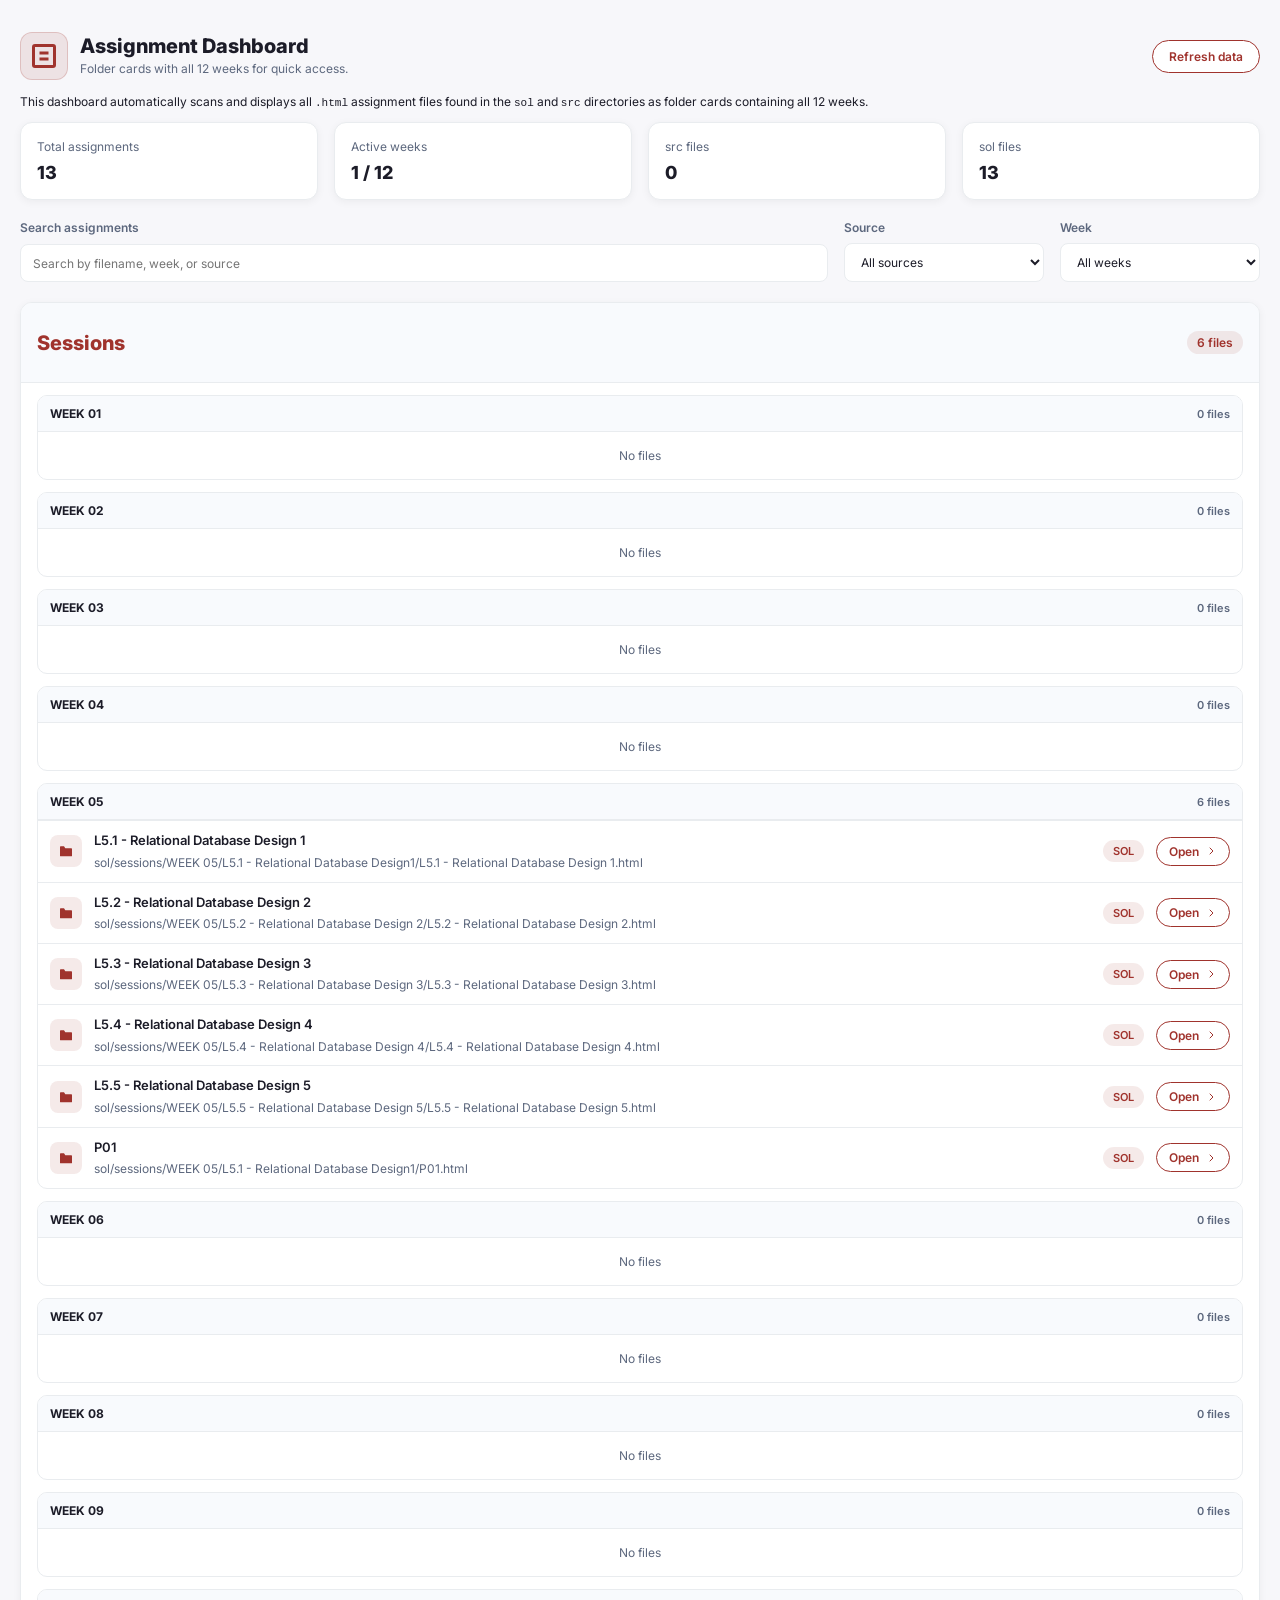
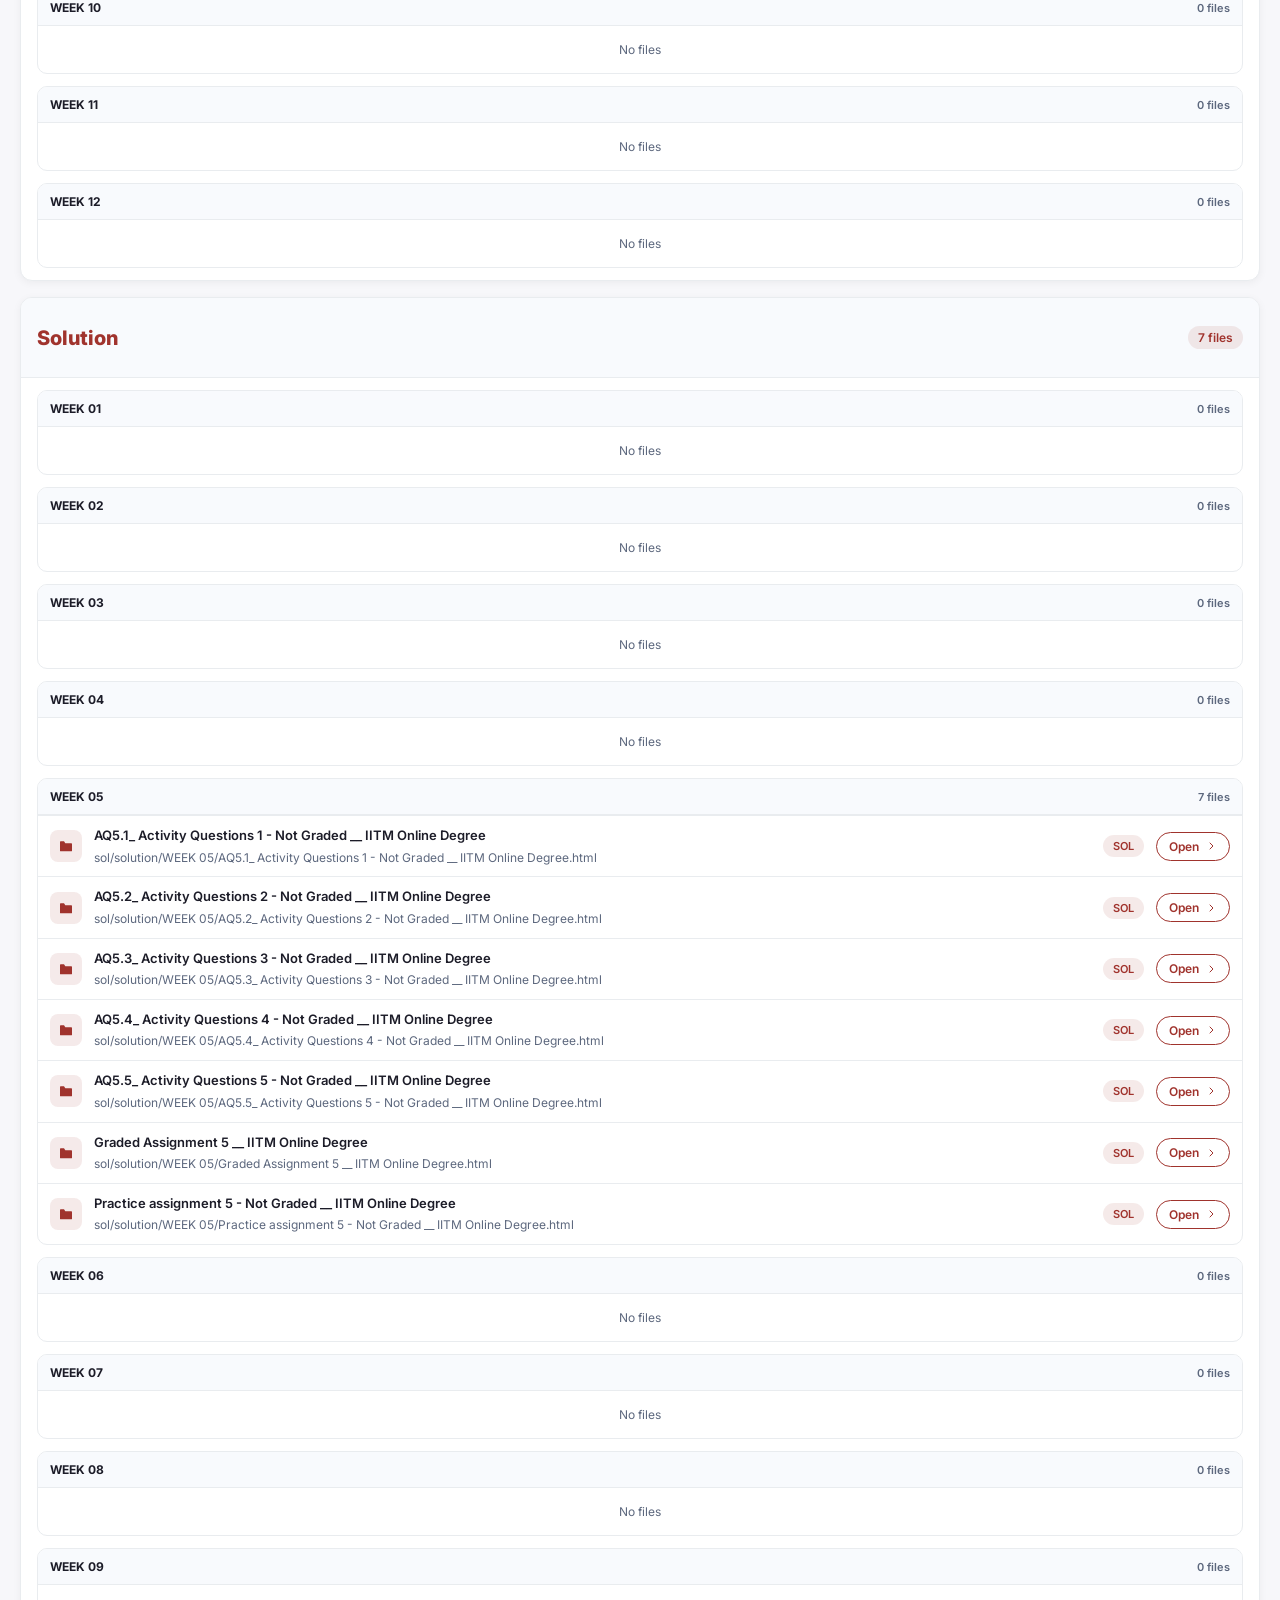
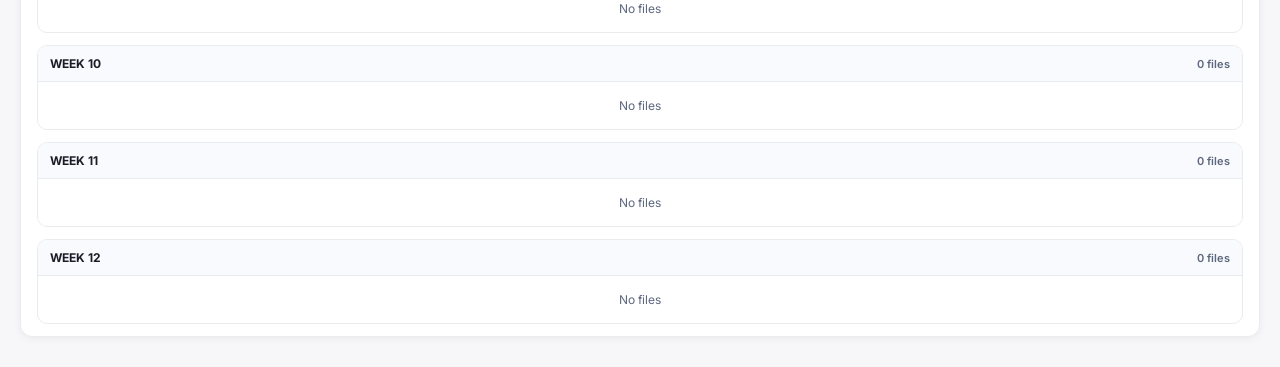
<file: index.html>
<!DOCTYPE html>
<html lang="en">

<head>
    <meta charset="UTF-8">
    <meta name="viewport" content="width=device-width, initial-scale=1.0">
    <title>Assignment Dashboard</title>
    <link rel="preconnect" href="https://fonts.googleapis.com">
    <link rel="preconnect" href="https://fonts.gstatic.com" crossorigin>
    <link href="https://fonts.googleapis.com/css2?family=Inter:wght@400;600;700;800&display=swap" rel="stylesheet">
    <link rel="stylesheet" href="./index.css">
</head>

<body>
    <div class="assignment-container">
        <header class="header">
            <div class="brand">
                <div class="brand-icon">
                    <svg viewBox="0 0 24 24" aria-hidden="true">
                        <path
                            d="M6 4h12a2 2 0 0 1 2 2v12a2 2 0 0 1-2 2H6a2 2 0 0 1-2-2V6a2 2 0 0 1 2-2Zm0 2v12h12V6H6Zm3 3h6v2H9V9Zm0 4h6v2H9v-2Z" />
                    </svg>
                </div>
                <div class="brand-title">
                    <p class="title">Assignment Dashboard</p>
                    <p class="subtitle">Folder cards with all 12 weeks for quick access.</p>
                </div>
            </div>
            <button id="refreshButton" class="button" type="button">Refresh data</button>
        </header>

        <div class="assessment-top-info">
            This dashboard automatically scans and displays all <code>.html</code> assignment files found in the
            <code>sol</code> and <code>src</code> directories as folder cards containing all 12 weeks.
        </div>

        <section class="summary-grid" id="overviewGrid"></section>

        <section class="filter-panel">
            <div class="field">
                <label for="search">Search assignments</label>
                <input id="search" type="text" placeholder="Search by filename, week, or source">
            </div>
            <div class="field">
                <label for="typeFilter">Source</label>
                <select id="typeFilter">
                    <option value="all">All sources</option>
                    <option value="src">src</option>
                    <option value="sol">sol</option>
                </select>
            </div>
            <div class="field">
                <label for="weekFilter">Week</label>
                <select id="weekFilter">
                    <option value="all">All weeks</option>
                </select>
            </div>
        </section>

        <div class="weeks-grid" id="weeksContainer"></div>
    </div>

    <script src="./index.js"></script>
    <script>
        const staticHtmlFiles = Array.isArray(window.htmlFiles) ? window.htmlFiles : [];
        const searchInput = document.getElementById('search');
        const typeFilter = document.getElementById('typeFilter');
        const weekFilter = document.getElementById('weekFilter');
        const overviewGrid = document.getElementById('overviewGrid');
        const weeksContainer = document.getElementById('weeksContainer');
        const refreshButton = document.getElementById('refreshButton');

        const weekLabels = Array.from({ length: 12 }, (_, index) => `Week ${String(index + 1).padStart(2, '0')}`);
        const cacheKey = 'assignment-dashboard-html-files-v1';

        let currentFiles = [];
        let parsedFiles = [];
        let weeksData = [];
        let refreshInProgress = false;

        const normalize = value => value?.toString().toLowerCase() || '';

        const normalizePathEntry = entry => {
            const rawPath = typeof entry === 'string' ? entry : entry?.path;
            if (!rawPath) return null;
            return { path: String(rawPath).replace(/\\/g, '/') };
        };

        const normalizeFileList = list => {
            const seen = new Set();
            return (Array.isArray(list) ? list : [])
                .map(normalizePathEntry)
                .filter(Boolean)
                .filter(item => {
                    const key = item.path.toLowerCase();
                    if (seen.has(key)) return false;
                    seen.add(key);
                    return true;
                })
                .sort((a, b) => a.path.localeCompare(b.path, undefined, { numeric: true, sensitivity: 'base' }));
        };

        const loadCachedFiles = () => {
            try {
                const raw = localStorage.getItem(cacheKey);
                if (!raw) return [];
                const parsed = JSON.parse(raw);
                return normalizeFileList(parsed?.files || []);
            } catch {
                return [];
            }
        };

        const saveCachedFiles = files => {
            try {
                localStorage.setItem(cacheKey, JSON.stringify({ savedAt: Date.now(), files }));
            } catch {
                // ignore storage errors
            }
        };

        const rebuildData = files => {
            currentFiles = normalizeFileList(files);
            parsedFiles = currentFiles.map(file => {
                const path = file.path;
                const fileName = path.split('/').pop() || '';
                const source = path.startsWith('src/') ? 'src' : 'sol';
                const folder = (path.split('/')[1] || 'root').toLowerCase();
                const match = path.match(/WEEK\s*0*([0-9]+)/i);
                const week = match ? `Week ${String(Number(match[1])).padStart(2, '0')}` : 'Unknown';
                const title = fileName.replace(/\.html?$/i, '');
                return { path, fileName, title, source, folder, week };
            });

            weeksData = weekLabels.map(label => ({ label, items: [] }));
            parsedFiles.forEach(file => {
                const week = weeksData.find(item => item.label === file.week);
                if (week) week.items.push(file);
            });
        };

        const populateWeekOptions = () => {
            weekLabels.forEach(label => {
                const option = document.createElement('option');
                option.value = label;
                option.textContent = label;
                weekFilter.appendChild(option);
            });
        };

        const renderSummary = () => {
            const total = parsedFiles.length;
            const srcCount = parsedFiles.filter(file => file.source === 'src').length;
            const solCount = parsedFiles.filter(file => file.source === 'sol').length;
            const activeWeeks = weeksData.filter(week => week.items.length > 0).length;

            overviewGrid.innerHTML = `
                <div class="summary-card">
                    <span>Total assignments</span>
                    <strong>${total}</strong>
                </div>
                <div class="summary-card">
                    <span>Active weeks</span>
                    <strong>${activeWeeks} / 12</strong>
                </div>
                <div class="summary-card">
                    <span>src files</span>
                    <strong>${srcCount}</strong>
                </div>
                <div class="summary-card">
                    <span>sol files</span>
                    <strong>${solCount}</strong>
                </div>
            `;
        };

        const getFilteredFiles = () => {
            const search = normalize(searchInput.value.trim());
            const source = typeFilter.value;
            const week = weekFilter.value;

            return parsedFiles.filter(file => {
                if (source !== 'all' && file.source !== source) return false;
                if (week !== 'all' && file.week !== week) return false;
                if (!search) return true;
                return [file.title, file.fileName, file.week, file.source, file.folder, file.path].some(value =>
                    normalize(value).includes(search)
                );
            });
        };

        const getCardLabel = (source, folder) => {
            if (source === 'sol') return folder;
            return `src / ${folder}`;
        };

        const renderWeeks = () => {
            const filteredFiles = getFilteredFiles();
            weeksContainer.innerHTML = '';

            const groupedBySourceFolder = filteredFiles.reduce((acc, file) => {
                const key = `${file.source}:${file.folder}`;
                if (!acc[key]) {
                    acc[key] = { source: file.source, folder: file.folder, items: [] };
                }
                acc[key].items.push(file);
                return acc;
            }, {});

            const cards = Object.values(groupedBySourceFolder);
            cards.sort((a, b) => {
                const solOrder = ['practice', 'sessions', 'solution'];
                if (a.source === 'sol' && b.source === 'sol') {
                    const ai = solOrder.indexOf(a.folder);
                    const bi = solOrder.indexOf(b.folder);
                    const aRank = ai === -1 ? 99 : ai;
                    const bRank = bi === -1 ? 99 : bi;
                    if (aRank !== bRank) return aRank - bRank;
                    return a.folder.localeCompare(b.folder);
                }
                if (a.source !== b.source) {
                    return a.source === 'sol' ? -1 : 1;
                }
                return a.folder.localeCompare(b.folder);
            });

            let itemsFound = 0;

            cards.forEach(card => {
                const cardNode = document.createElement('div');
                cardNode.className = `week-card folder-card folder-${card.folder.replace(/[^a-z0-9_-]/gi, '').toLowerCase()}`;
                cardNode.innerHTML = `
                    <div class="week-header">
                        <h2>${getCardLabel(card.source, card.folder)}</h2>
                        <p class="week-count">${card.items.length} file${card.items.length === 1 ? '' : 's'}</p>
                    </div>
                `;

                weekLabels.forEach(weekLabel => {
                    const weekItems = card.items
                        .filter(item => item.week === weekLabel)
                        .sort((a, b) => a.title.localeCompare(b.title));

                    const weekSection = document.createElement('div');
                    weekSection.className = 'week-group';
                    weekSection.innerHTML = `
                        <div class="week-group-header">
                            <h3>${weekLabel}</h3>
                            <span>${weekItems.length} file${weekItems.length === 1 ? '' : 's'}</span>
                        </div>
                    `;

                    if (weekItems.length === 0) {
                        const empty = document.createElement('div');
                        empty.className = 'empty-state week-empty';
                        empty.textContent = 'No files';
                        weekSection.appendChild(empty);
                    } else {
                        weekItems.forEach(item => {
                            itemsFound += 1;
                            const row = document.createElement('div');
                            row.className = 'task-row';
                            row.innerHTML = `
                                <span class="file-icon">
                                    ${item.source === 'src'
                                    ? '<svg viewBox="0 0 24 24" aria-hidden="true"><path d="M6 2h9l5 5v15H6V2Zm9 0v5h5"/></svg>'
                                    : '<svg viewBox="0 0 24 24" aria-hidden="true"><path d="M4 5h5l2 3h9a1 1 0 0 1 1 1v10a1 1 0 0 1-1 1H4a1 1 0 0 1-1-1V6a1 1 0 0 1 1-1Z"/></svg>'}
                                </span>
                                <div>
                                    <p class="task-title">${item.title}</p>
                                    <p class="task-details">${item.path}</p>
                                </div>
                                <span class="task-badge">${item.source}</span>
                                <a class="task-action" href="${encodeURI(item.path)}" target="_blank" rel="noopener noreferrer">
                                    Open
                                    <svg viewBox="0 0 24 24" aria-hidden="true"><path d="M10 6l6 6-6 6" stroke="currentColor" stroke-width="2" fill="none" stroke-linecap="round" stroke-linejoin="round"/></svg>
                                </a>
                            `;
                            weekSection.appendChild(row);
                        });
                    }

                    cardNode.appendChild(weekSection);
                });

                weeksContainer.appendChild(cardNode);
            });

            if (itemsFound === 0) {
                weeksContainer.innerHTML = '<div class="empty-state">No matching assignment files were found. Try a different search or filter.</div>';
            }
        };

        const inferGitHubRepo = () => {
            const host = (window.location.hostname || '').toLowerCase();
            if (!host.endsWith('.github.io')) return null;
            const owner = host.slice(0, -'.github.io'.length);
            const pathSegments = window.location.pathname.split('/').filter(Boolean);
            const repo = pathSegments.length > 0 ? pathSegments[0] : `${owner}.github.io`;
            if (!owner || !repo) return null;
            return { owner, repo };
        };

        const fetchJson = async url => {
            const response = await fetch(url, {
                headers: {
                    Accept: 'application/vnd.github+json'
                }
            });
            if (!response.ok) {
                throw new Error(`Request failed (${response.status})`);
            }
            return response.json();
        };

        const fetchGitHubFiles = async () => {
            const repoInfo = inferGitHubRepo();
            if (!repoInfo) return [];

            const repoMetaUrl = `https://api.github.com/repos/${repoInfo.owner}/${repoInfo.repo}`;
            const repoMeta = await fetchJson(repoMetaUrl);
            const branch = repoMeta?.default_branch || 'main';

            const treeUrl = `https://api.github.com/repos/${repoInfo.owner}/${repoInfo.repo}/git/trees/${encodeURIComponent(branch)}?recursive=1`;
            const treeData = await fetchJson(treeUrl);
            const nodes = Array.isArray(treeData?.tree) ? treeData.tree : [];

            const files = nodes
                .filter(node => node && node.type === 'blob' && typeof node.path === 'string')
                .filter(node => /^(sol|src)\//i.test(node.path))
                .filter(node => /\.html?$/i.test(node.path))
                .map(node => ({ path: node.path }));

            return normalizeFileList(files);
        };

        const setRefreshButtonState = (busy, label) => {
            refreshButton.disabled = busy;
            refreshButton.textContent = label;
        };

        const refreshFromGitHub = async (manual = false) => {
            if (refreshInProgress) return;
            refreshInProgress = true;

            if (manual) {
                setRefreshButtonState(true, 'Refreshing...');
            }

            try {
                const remoteFiles = await fetchGitHubFiles();
                if (remoteFiles.length > 0) {
                    const currentPaths = currentFiles.map(item => item.path);
                    const remotePaths = remoteFiles.map(item => item.path);
                    const changed = currentPaths.length !== remotePaths.length ||
                        remotePaths.some((path, index) => path !== currentPaths[index]);

                    if (changed) {
                        rebuildData(remoteFiles);
                        renderSummary();
                        renderWeeks();
                        saveCachedFiles(remoteFiles);
                    }
                }
            } catch (error) {
                console.warn('Unable to refresh assignment list from GitHub API.', error);
            } finally {
                setRefreshButtonState(false, 'Refresh data');
                refreshInProgress = false;
            }
        };

        searchInput.addEventListener('input', renderWeeks);
        typeFilter.addEventListener('change', renderWeeks);
        weekFilter.addEventListener('change', renderWeeks);
        refreshButton.addEventListener('click', () => {
            refreshFromGitHub(true);
        });

        populateWeekOptions();
        const cachedFiles = loadCachedFiles();
        rebuildData(cachedFiles.length > 0 ? cachedFiles : staticHtmlFiles);
        renderSummary();
        renderWeeks();
        refreshFromGitHub(false);
    </script>
</body>

</html>
</file>
<file: index.css>
@import url('https://fonts.googleapis.com/css2?family=Inter:wght@400;600;700;800&display=swap');

:root {
    --bg: #f7f7fa;
    --surface: #ffffff;
    --surface-soft: #f8fafd;
    --text: #1c1c28;
    --muted: #5d687e;
    --border: #e9ecef;
    --accent: #a0332d;
    --accent-soft: rgba(160, 51, 45, 0.1);
    --success: #2e7d32;
    --shadow: 0 2px 8px rgba(0, 0, 0, 0.05);
    --shadow-hover: 0 4px 12px rgba(0, 0, 0, 0.15);
}

* {
    box-sizing: border-box;
}

html,
body {
    margin: 0;
    min-height: 100vh;
    font-family: 'Inter', sans-serif;
}

body {
    font-size: 12px;
    line-height: 1.5;
    color: var(--text);
    background: var(--bg);
    padding: 30px 20px;
}

body,
input,
select,
button {
    font: inherit;
}

a {
    color: inherit;
    text-decoration: none;
}

.page-shell {
    max-width: 1000px;
    margin: 0 auto;
    background: var(--surface);
    border-radius: 12px;
    box-shadow: var(--shadow);
    padding: 8px 16px;
}

.header {
    display: flex;
    flex-wrap: wrap;
    align-items: center;
    justify-content: space-between;
    gap: 16px;
    margin-bottom: 12px;
    padding: 2px 0;
}

.assessment-top-info {
    font-family: 'Inter';
    font-size: 12px;
    margin-top: 12px;
    margin-bottom: 12px;
}

.brand {
    font-family: 'Inter';
    font-size: 12px;
    display: flex;
    align-items: center;
    gap: 12px;
}

.brand-icon {
    width: 48px;
    height: 48px;
    display: grid;
    place-items: center;
    border-radius: 12px;
    background: var(--accent-soft);
    color: var(--accent);
    border: 1px solid rgba(160, 51, 45, 0.2);
}

.brand-icon svg {
    width: 36px;
    height: 36px;
    fill: currentColor;
}

.brand-title {
    display: grid;
    gap: 4px;
}

.brand-title .title {
    margin: 0;
    font-size: 20px;
    font-weight: 800;
    line-height: 1.05;
    color: var(--text);
}

.brand-title .subtitle {
    margin: 0;
    color: var(--muted);
    font-size: 12px;
}

.button {
    border: 1px solid var(--accent);
    border-radius: 32px;
    padding: 8px 16px;
    font-weight: 600;
    cursor: pointer;
    background: var(--surface);
    color: var(--accent);
    transition: all 0.01s;
    font-size: 12px;
}

.button:hover {
    background: var(--accent-soft);
    border-color: #781f1a;
    transform: scale(0.98);
}

.button:disabled {
    opacity: 0.6;
    cursor: not-allowed;
    transform: none;
}

.summary-grid {
    display: grid;
    gap: 16px;
    grid-template-columns: repeat(auto-fit, minmax(200px, 1fr));
    margin-bottom: 20px;
}

.summary-card {
    background: var(--surface);
    border-radius: 12px;
    box-shadow: var(--shadow);
    padding: 16px;
    border: 1px solid var(--border);
    transition: box-shadow 0.2s;
    position: relative;
}

.summary-card:hover {
    box-shadow: var(--shadow-hover);
}

.summary-card span {
    display: block;
    color: var(--muted);
    font-size: 12px;
    margin-bottom: 8px;
}

.summary-card strong {
    margin: 0;
    font-size: 18px;
    color: var(--text);
    font-weight: 800;
}

.filter-panel {
    display: grid;
    gap: 16px;
    margin-bottom: 20px;
    grid-template-columns: 1fr repeat(2, minmax(160px, 200px));
}

.field {
    display: grid;
    gap: 8px;
}

.field label {
    font-size: 12px;
    color: var(--muted);
    font-weight: 600;
}

.field input,
.field select {
    width: 100%;
    padding: 10px 12px;
    border-radius: 8px;
    border: 1px solid var(--border);
    background: var(--surface);
    color: var(--text);
    outline: none;
    font-size: 12px;
}

.weeks-grid {
    display: grid;
    gap: 16px;
}

.week-card {
    background: var(--surface);
    border-radius: 12px;
    box-shadow: var(--shadow);
    border: 1px solid var(--border);
    overflow: hidden;
    transition: box-shadow 0.2s;
}

.week-card:hover {
    box-shadow: var(--shadow-hover);
}

.week-header {
    padding: 16px;
    display: flex;
    justify-content: space-between;
    gap: 16px;
    align-items: center;
    background: var(--surface-soft);
    border-bottom: 1px solid var(--border);
}

.week-header h2 {
    margin: 0;
    font-size: 14px;
    font-weight: 600;
    color: var(--text);
}

.week-count {
    color: var(--muted);
    font-size: 12px;
    background: var(--accent-soft);
    color: var(--accent);
    padding: 4px 10px;
    border-radius: 20px;
    font-weight: 600;
}

.folder-card .week-header h2 {
    text-transform: capitalize;
    font-size: 20px;
    font-weight: 800;
    color: #A0332D;
}

.week-group {
    margin: 12px 16px;
    border: 1px solid var(--border);
    border-radius: 10px;
    overflow: hidden;
    background: var(--surface);
}

.week-group-header {
    display: flex;
    justify-content: space-between;
    align-items: center;
    gap: 8px;
    padding: 10px 12px;
    border-bottom: 1px solid var(--border);
    background: var(--surface-soft);
}

.week-group-header h3 {
    text-transform: uppercase;
    margin: 0;
    font-size: 12px;
    font-weight: 700;
    color: var(--text);
}

.week-group-header span {
    margin: 0;
    font-size: 11px;
    font-weight: 600;
    color: var(--muted);
}

.week-group .task-row {
    padding: 10px 12px;
}

.week-empty {
    padding: 10px 12px;
    text-align: left;
}

.task-row {
    display: grid;
    grid-template-columns: auto 1fr auto auto;
    gap: 12px;
    align-items: center;
    padding: 12px 16px;
    border-top: 1px solid var(--border);
    transition: background 0.15s;
}

.task-row:first-child {
    border-top: none;
}

.task-row:hover {
    background: #f5f5f5;
}

.file-icon {
    width: 32px;
    height: 32px;
    display: grid;
    place-items: center;
    border-radius: 8px;
    background: var(--accent-soft);
    color: var(--accent);
}

.file-icon svg {
    width: 16px;
    height: 16px;
    fill: currentColor;
}

.task-title {
    margin: 0;
    font-weight: 600;
    font-size: 13px;
    color: var(--text);
    line-height: 1.5;
}

.task-details {
    margin: 4px 0 0;
    color: var(--muted);
    font-size: 12px;
    line-height: 1.4;
}

.task-badge {
    padding: 4px 10px;
    border-radius: 20px;
    background: var(--accent-soft);
    color: var(--accent);
    font-size: 11px;
    font-weight: 600;
    text-transform: uppercase;
}

.task-action {
    display: inline-flex;
    align-items: center;
    gap: 6px;
    border: 1px solid var(--accent);
    border-radius: 32px;
    padding: 6px 12px;
    background: var(--surface);
    color: var(--accent);
    font-weight: 600;
    text-decoration: none;
    cursor: pointer;
    transition: all 0.01s;
    font-size: 12px;
}

.task-action:hover {
    background: var(--accent-soft);
    border-color: #781f1a;
    transform: scale(0.98);
}

.task-action svg {
    width: 12px;
    height: 12px;
    fill: currentColor;
}

.empty-state {
    padding: 16px;
    color: var(--muted);
    text-align: center;
    font-size: 12px;
}

@media (max-width: 700px) {
    .page-shell {
        padding: 12px;
    }

    .filter-panel {
        grid-template-columns: 1fr;
    }

    .task-row {
        grid-template-columns: 1fr;
        gap: 12px;
        text-align: left;
    }

    .task-row>* {
        width: 100%;
    }

    .task-action {
        justify-content: center;
    }
}

/* Code and monospace font styles */
pre,
code,
.hljs {
    font-family: 'JetBrainsMono Nerd Font Mono', 'JetBrains Mono', 'Cascadia Code', monospace !important;
    font-size: 11px !important;
    line-height: 1.3 !important;
}

pre {
    background: #f0f2f5;
    padding: 0.6em;
    overflow-x: auto;
    margin: 0.5em 0;
    border-radius: 6px;
}

.hljs {
    background: #f0f2f5 !important;
}
</file>
